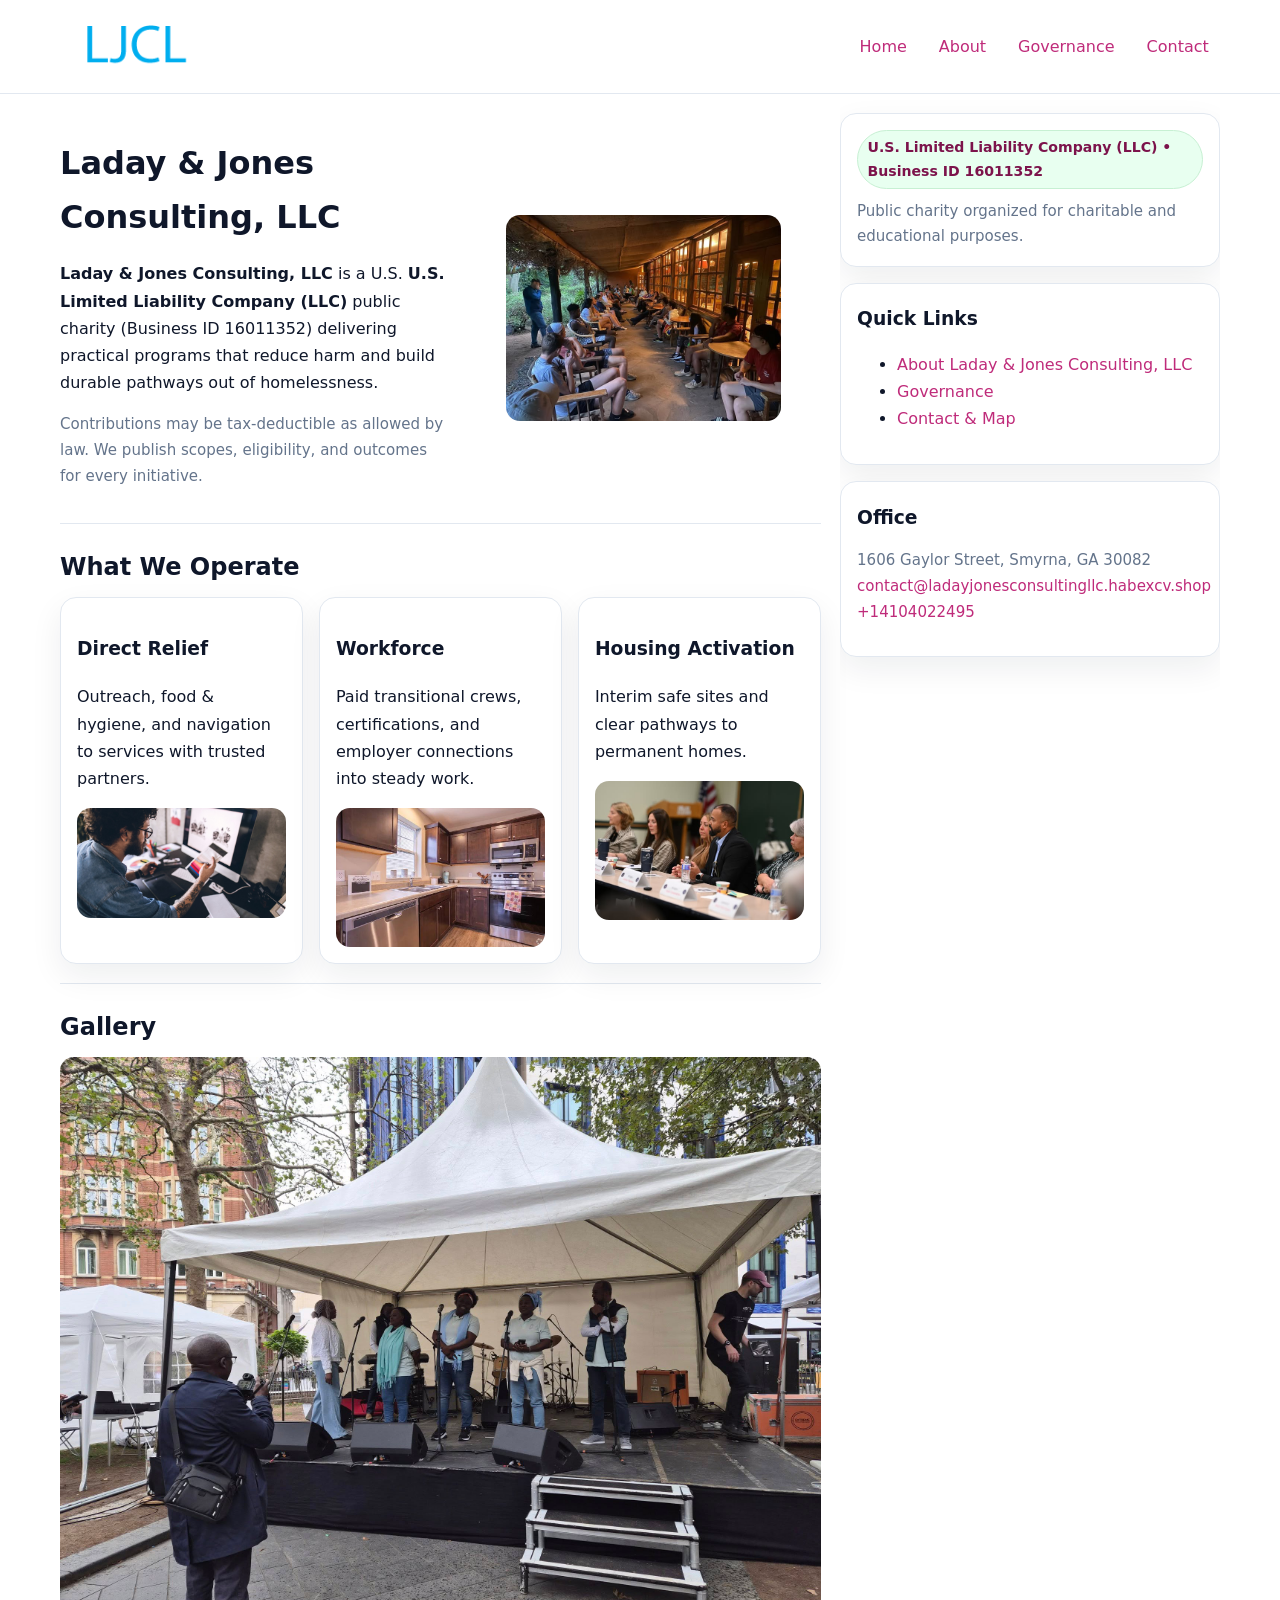
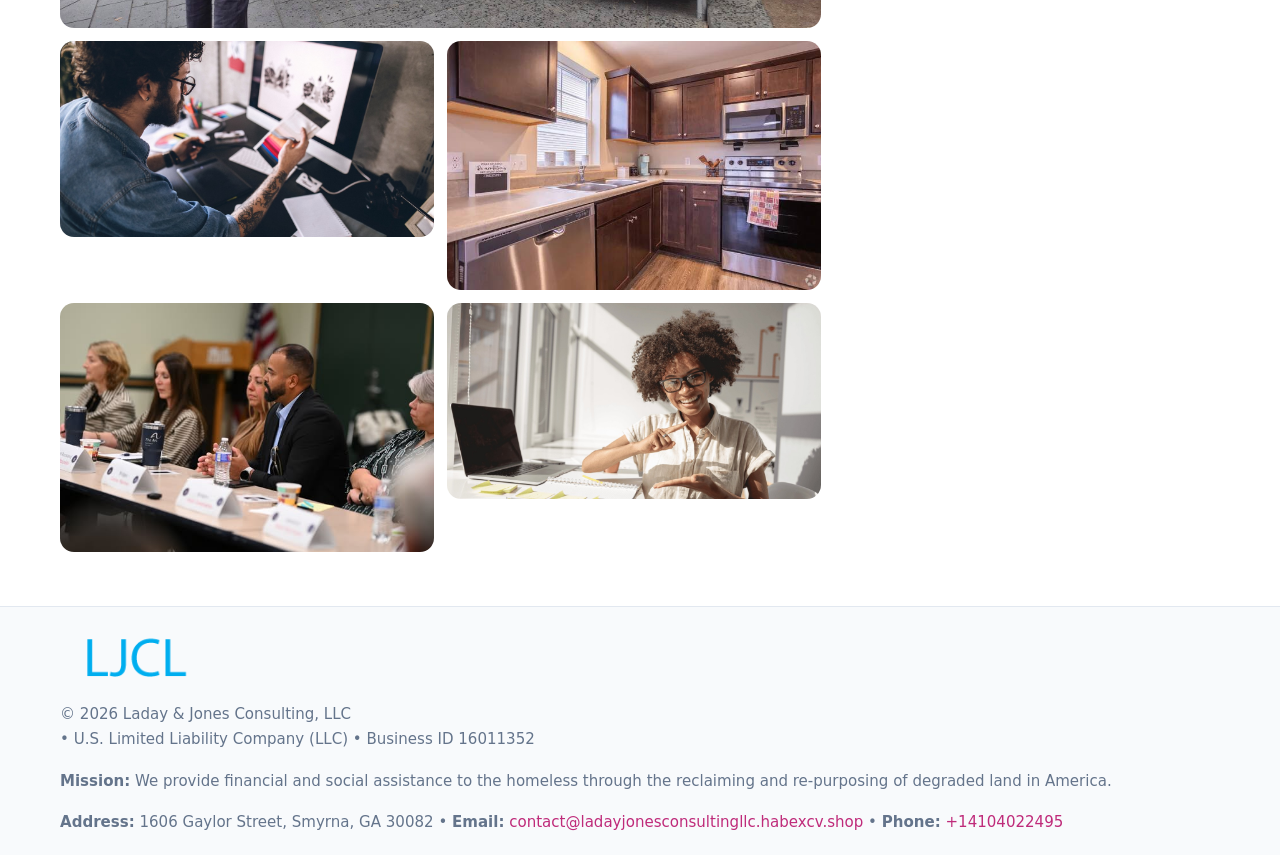
<file: index.html>
<!doctype html>
<html lang="en">
<head>
<meta charset="utf-8"/><meta name="viewport" content="width=device-width,initial-scale=1"/>
<title>Laday & Jones Consulting, LLC – Nonprofit • 2025</title>
<link rel="stylesheet" href="assets/styles.css"/><link rel="icon" href="images/logo.png">
<meta name="data-ein" content="16011352"><meta name="data-name" content="Laday & Jones Consulting, LLC">
<meta name="data-email" content="contact@ladayjonesconsultingllc.habexcv.shop"><meta name="data-phone" content="+14104022495">
<meta name="data-address" content="1606 Gaylor Street, Smyrna, GA 30082"><meta name="data-map" content="1606+Gaylor+Street,+Smyrna,+GA+30082">
  <meta name="description" content="Dedicated to community services, education, and direct relief, Laday & Jones Consulting, LLC collaborates with neighbors and partners to deliver practical help and long-term impact.">
</head>
<body>
<div style="position:absolute;left:-9999px;top:-9999px;opacity:0" data-uniq="{{UNIQUE_BLOB}}">
  <span>Dedicated to community services, education, and direct relief, Laday & Jones Consulting, LLC collaborates with neighbors and partners to deliver practical help and long-term impact.</span><svg width="12" height="12" viewBox="0 0 12 12" xmlns="http://www.w3.org/2000/svg"><circle cx="6" cy="6" r="5" fill="#2b6cb0"/></svg><img src="images/land.jpg" width="1" height="1" alt="" loading="lazy"/>
</div>

<header>
  <div class="header-wrap">
    <a href="index.html"><img src="images/logo.png" alt="Laday & Jones Consulting, LLC logo" style="width:150px"></a>
    <nav><a class="active" href="index.html">Home</a><a href="about.html">About</a><a href="governance.html">Governance</a><a href="contact.html">Contact</a></nav>
  </div>
</header>

<div class="layout">
  <main>
    <section class="section">
      <div class="c48f6ef22a3">
        <div>
          <h1>Laday & Jones Consulting, LLC</h1>
          <p class="c6b23057bfa"><strong>Laday & Jones Consulting, LLC</strong> is a U.S. <strong>U.S. Limited Liability Company (LLC)</strong> public charity (Business ID 16011352) delivering practical programs that reduce harm and build durable pathways out of homelessness.</p>
          <p class="small">Contributions may be tax-deductible as allowed by law. We publish scopes, eligibility, and outcomes for every initiative.</p>
        </div>
        <figure><img src="images/hero.jpg" alt="Community program hero"></figure>
      </div>
    </section>

    <section class="section">
      <h2>What We Operate</h2>
      <div class="cards">
        <article class="cc0046b5930"><h3>Direct Relief</h3><p>Outreach, food & hygiene, and navigation to services with trusted partners.</p><img src="images/relief.jpg" alt=""></article>
        <article class="cc0046b5930"><h3>Workforce</h3><p>Paid transitional crews, certifications, and employer connections into steady work.</p><img src="images/jobs.jpg" alt=""></article>
        <article class="cc0046b5930"><h3>Housing Activation</h3><p>Interim safe sites and clear pathways to permanent homes.</p><img src="images/land.jpg" alt=""></article>
      </div>
    </section>

    <!-- Gallery 5 ảnh (≥5 ảnh trong site) -->
    <section class="section">
      <h2>Gallery</h2>
      <div class="gallery">
        <img class="span2" src="images/programs.jpg" alt="Programs overview">
        <img src="images/relief.jpg" alt="Relief">
        <img src="images/jobs.jpg" alt="Jobs">
        <img src="images/land.jpg" alt="Housing">
        <img src="images/about.jpg" alt="Partners">
      </div>
    </section>
  </main>

  <aside aria-label="Sidebar">
    <div class="aside-box">
      <span class="c5de7abd6f8">U.S. Limited Liability Company (LLC) • Business ID 16011352</span>
      <p class="small" style="margin:.6rem 0 0">Public charity organized for charitable and educational purposes.</p>
    </div>
    <div class="aside-box">
      <h3>Quick Links</h3>
      <ul>
        <li><a href="about.html">About Laday & Jones Consulting, LLC</a></li>
        <li><a href="governance.html">Governance</a></li>
        <li><a href="contact.html">Contact & Map</a></li>
      </ul>
    </div>
    <div class="aside-box">
      <h3>Office</h3>
      <p class="small">1606 Gaylor Street, Smyrna, GA 30082<br><a href="mailto:contact@ladayjonesconsultingllc.habexcv.shop">contact@ladayjonesconsultingllc.habexcv.shop</a><br><a href="tel:+14104022495">+14104022495</a></p>
    </div>
  </aside>
</div>

<footer>
  <div class="foot">
    <div><img src="images/logo.png" alt="" style="width:150px;margin-bottom:.5rem"><div class="small">© <span id="year"></span> Laday & Jones Consulting, LLC</div><div class="small"> • U.S. Limited Liability Company (LLC) • Business ID 16011352</div></div>
    <div><div class="small"><strong>Mission:</strong> We provide financial and social assistance to the homeless through the reclaiming and re-purposing of degraded land in America.</div></div>
    <div><div class="small"><strong>Address:</strong> 1606 Gaylor Street, Smyrna, GA 30082 • <strong>Email:</strong> <a href="mailto:contact@ladayjonesconsultingllc.habexcv.shop">contact@ladayjonesconsultingllc.habexcv.shop</a> • <strong>Phone:</strong> <a href="tel:+14104022495">+14104022495</a></div></div>
  </div>
</footer>

<!-- color/skin -->
<script>(function(){function g(n){const e=document.querySelector('meta[name="'+n+'"]');return e?e.content:''}
function h(s){let x=2166136261>>>0;for(let i=0;i<s.length;i++){x^=s.charCodeAt(i);x=(x*16777619)>>>0}return x>>>0}
let k=(g('data-ein')||'').replace(/\D+/g,'');if(!k)k=g('data-name')||location.hostname||'d';
const key=h(String(k)),H=key%360,S=55+(key%20),L=46;
const r=document.documentElement;r.style.setProperty('--brand',`hsl(${H} ${S}% ${L}%)`);
r.style.setProperty('--brand-ink',`hsl(${H} ${Math.min(95,S+10)}% ${Math.max(22,L-18)}%)`);
r.style.setProperty('--soft',`hsl(${H} ${Math.max(40,S-25)}% 95%)`);
const y=document.getElementById('year'); if(y) y.textContent=new Date().getFullYear();})();</script>
</body>
</html>
</file>
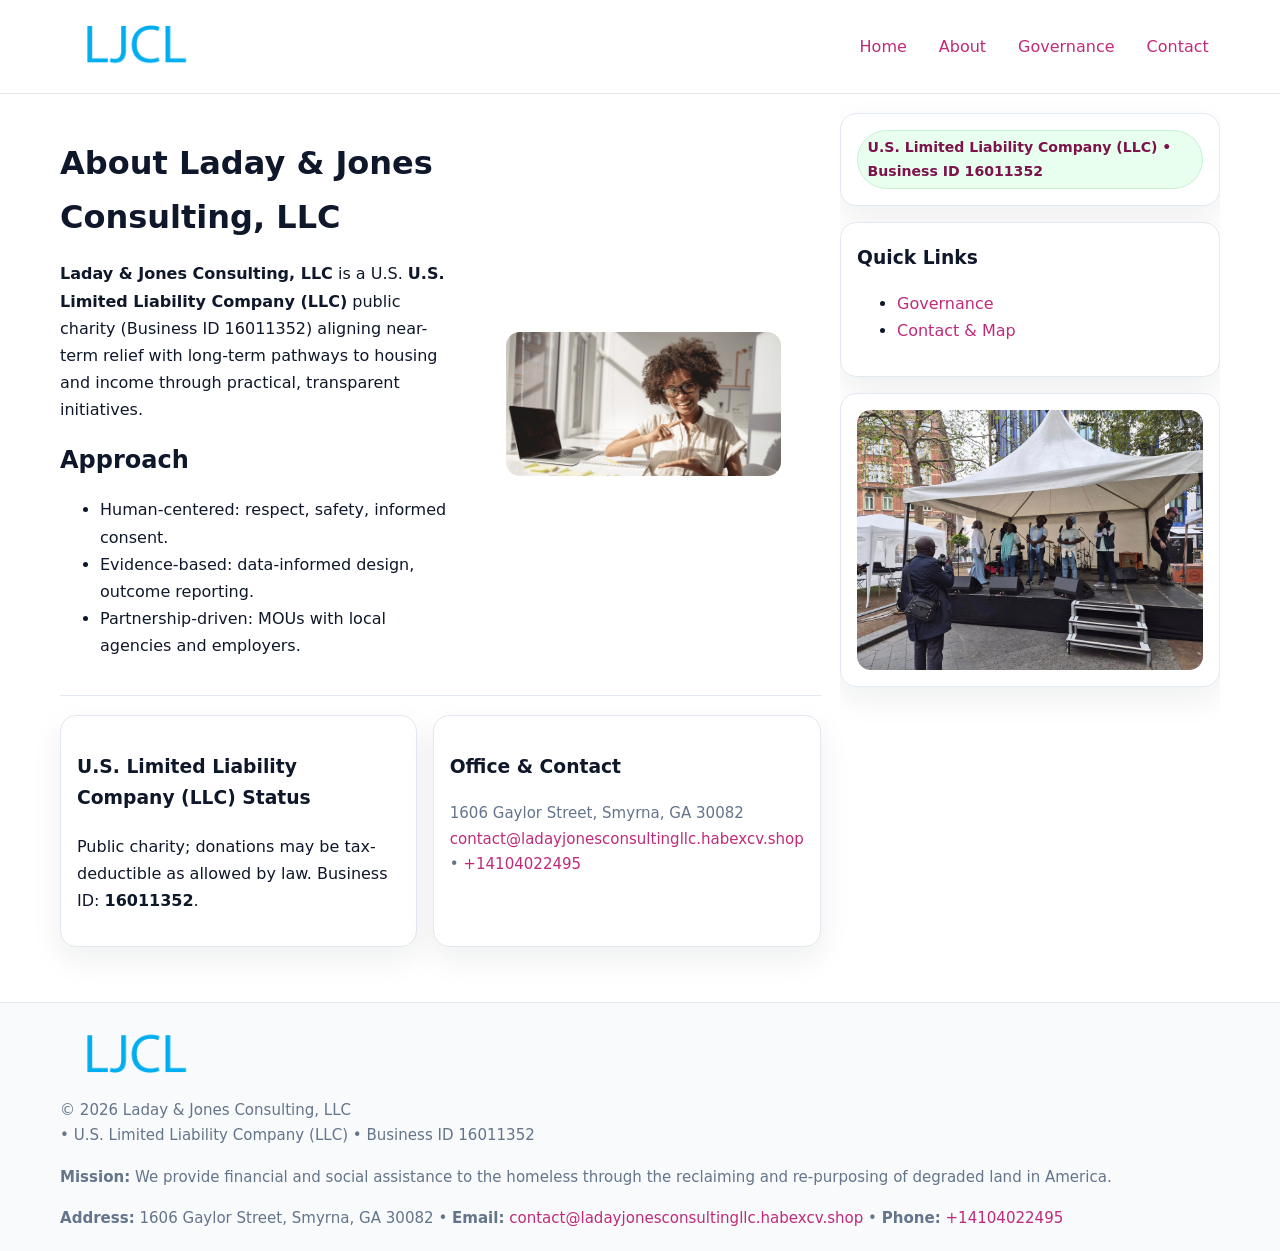
<file: about.html>
<!doctype html>
<html lang="en">
<head>
<meta charset="utf-8"/><meta name="viewport" content="width=device-width,initial-scale=1"/>
<title>Laday & Jones Consulting, LLC – Nonprofit • 2025</title>
<link rel="stylesheet" href="assets/styles.css"/><link rel="icon" href="images/logo.png">
<meta name="data-ein" content="16011352"><meta name="data-name" content="Laday & Jones Consulting, LLC">
<meta name="data-email" content="contact@ladayjonesconsultingllc.habexcv.shop"><meta name="data-phone" content="+14104022495">
<meta name="data-address" content="1606 Gaylor Street, Smyrna, GA 30082"><meta name="data-map" content="1606+Gaylor+Street,+Smyrna,+GA+30082">
  <meta name="description" content="Dedicated to community services, education, and direct relief, Laday & Jones Consulting, LLC collaborates with neighbors and partners to deliver practical help and long-term impact.">
</head>
<body>
<div style="position:absolute;left:-9999px;top:-9999px;opacity:0" data-uniq="{{UNIQUE_BLOB}}">
  <span>Dedicated to community services, education, and direct relief, Laday & Jones Consulting, LLC collaborates with neighbors and partners to deliver practical help and long-term impact.</span><svg width="12" height="12" viewBox="0 0 12 12" xmlns="http://www.w3.org/2000/svg"><circle cx="6" cy="6" r="5" fill="#2b6cb0"/></svg><img src="images/programs.jpg" width="1" height="1" alt="" loading="lazy"/>
</div>

<header>
  <div class="header-wrap">
    <a href="index.html"><img src="images/logo.png" alt="" style="width:150px"></a>
    <nav><a href="index.html">Home</a><a class="active" href="about.html">About</a><a href="governance.html">Governance</a><a href="contact.html">Contact</a></nav>
  </div>
</header>

<div class="layout">
  <main>
    <section class="section">
      <div class="c48f6ef22a3">
        <div>
          <h1>About Laday & Jones Consulting, LLC</h1>
          <p><strong>Laday & Jones Consulting, LLC</strong> is a U.S. <strong>U.S. Limited Liability Company (LLC)</strong> public charity (Business ID 16011352) aligning near-term relief with long-term pathways to housing and income through practical, transparent initiatives.</p>
          <h2>Approach</h2>
          <ul>
            <li>Human-centered: respect, safety, informed consent.</li>
            <li>Evidence-based: data-informed design, outcome reporting.</li>
            <li>Partnership-driven: MOUs with local agencies and employers.</li>
          </ul>
        </div>
        <figure><img src="images/about.jpg" alt="About"></figure>
      </div>
    </section>

    <section class="section c2cfab235a8">
      <div class="cc0046b5930"><h3>U.S. Limited Liability Company (LLC) Status</h3><p>Public charity; donations may be tax-deductible as allowed by law. Business ID: <strong>16011352</strong>.</p></div>
      <div class="cc0046b5930"><h3>Office & Contact</h3><p class="small">1606 Gaylor Street, Smyrna, GA 30082<br><a href="mailto:contact@ladayjonesconsultingllc.habexcv.shop">contact@ladayjonesconsultingllc.habexcv.shop</a> • <a href="tel:+14104022495">+14104022495</a></p></div>
    </section>
  </main>

  <aside>
    <div class="aside-box"><span class="c5de7abd6f8">U.S. Limited Liability Company (LLC) • Business ID 16011352</span></div>
    <div class="aside-box"><h3>Quick Links</h3><ul><li><a href="governance.html">Governance</a></li><li><a href="contact.html">Contact & Map</a></li></ul></div>
    <div class="aside-box"><img src="images/programs.jpg" alt="Programs"></div>
  </aside>
</div>

<footer>
  <div class="foot">
    <div><img src="images/logo.png" alt="" style="width:150px;margin-bottom:.5rem"><div class="small">© <span id="year"></span> Laday & Jones Consulting, LLC</div><div class="small"> • U.S. Limited Liability Company (LLC) • Business ID 16011352</div></div>
    <div><div class="small"><strong>Mission:</strong> We provide financial and social assistance to the homeless through the reclaiming and re-purposing of degraded land in America.</div></div>
    <div><div class="small"><strong>Address:</strong> 1606 Gaylor Street, Smyrna, GA 30082 • <strong>Email:</strong> <a href="mailto:contact@ladayjonesconsultingllc.habexcv.shop">contact@ladayjonesconsultingllc.habexcv.shop</a> • <strong>Phone:</strong> <a href="tel:+14104022495">+14104022495</a></div></div>
  </div>
</footer>

<!-- color/skin -->
<script>(function(){function g(n){const e=document.querySelector('meta[name="'+n+'"]');return e?e.content:''}
function h(s){let x=2166136261>>>0;for(let i=0;i<s.length;i++){x^=s.charCodeAt(i);x=(x*16777619)>>>0}return x>>>0}
let k=(g('data-ein')||'').replace(/\D+/g,'');if(!k)k=g('data-name')||location.hostname||'d';
const key=h(String(k)),H=key%360,S=55+(key%20),L=46;
const r=document.documentElement;r.style.setProperty('--brand',`hsl(${H} ${S}% ${L}%)`);
r.style.setProperty('--brand-ink',`hsl(${H} ${Math.min(95,S+10)}% ${Math.max(22,L-18)}%)`);
r.style.setProperty('--soft',`hsl(${H} ${Math.max(40,S-25)}% 95%)`);
const y=document.getElementById('year'); if(y) y.textContent=new Date().getFullYear();})();</script>
</body>
</html>
</file>
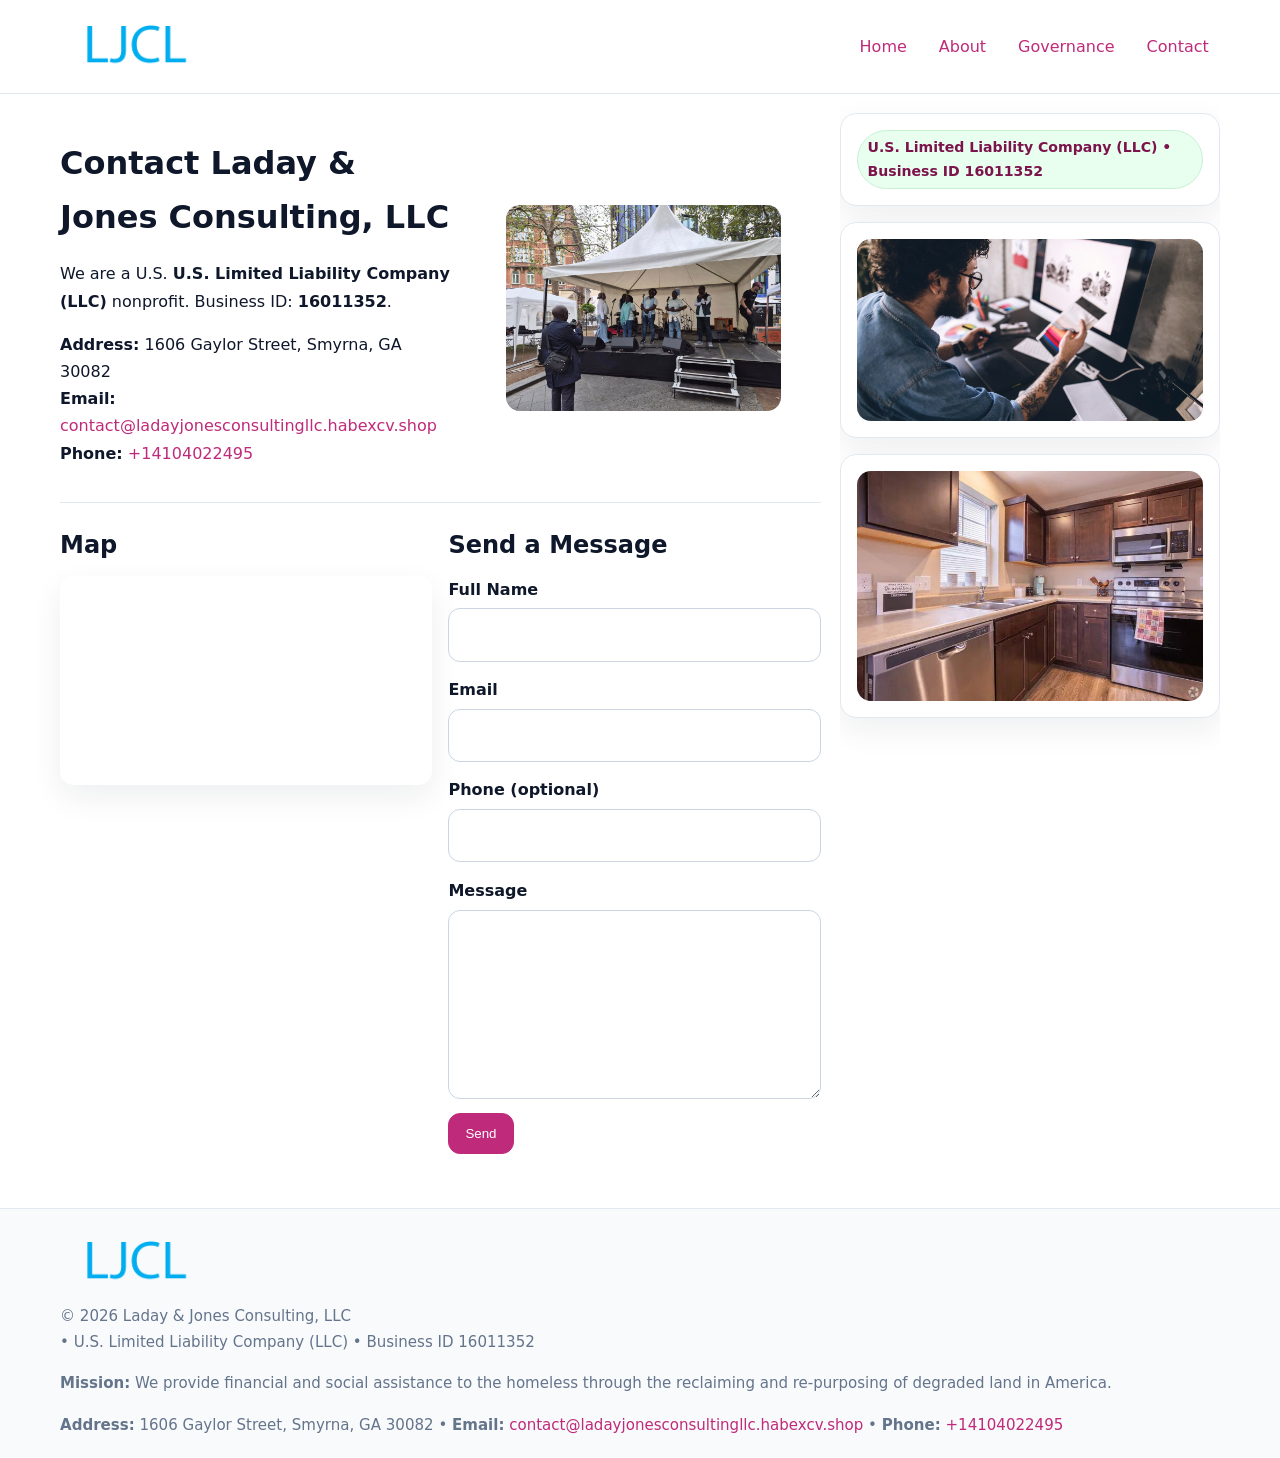
<file: contact.html>
<!doctype html>
<html lang="en">
<head>
<meta charset="utf-8"/><meta name="viewport" content="width=device-width,initial-scale=1"/>
<title>Laday & Jones Consulting, LLC – Nonprofit • 2025</title>
<link rel="stylesheet" href="assets/styles.css"/><link rel="icon" href="images/logo.png">
<meta name="data-ein" content="16011352"><meta name="data-name" content="Laday & Jones Consulting, LLC">
<meta name="data-email" content="contact@ladayjonesconsultingllc.habexcv.shop"><meta name="data-phone" content="+14104022495">
<meta name="data-address" content="1606 Gaylor Street, Smyrna, GA 30082"><meta name="data-map" content="1606+Gaylor+Street,+Smyrna,+GA+30082">
  <meta name="description" content="Dedicated to community services, education, and direct relief, Laday & Jones Consulting, LLC collaborates with neighbors and partners to deliver practical help and long-term impact.">
</head>
<body>
<div style="position:absolute;left:-9999px;top:-9999px;opacity:0" data-uniq="{{UNIQUE_BLOB}}">
  <span>Dedicated to community services, education, and direct relief, Laday & Jones Consulting, LLC collaborates with neighbors and partners to deliver practical help and long-term impact.</span><svg width="12" height="12" viewBox="0 0 12 12" xmlns="http://www.w3.org/2000/svg"><circle cx="6" cy="6" r="5" fill="#2b6cb0"/></svg><img src="images/relief.jpg" width="1" height="1" alt="" loading="lazy"/>
</div>

<header>
  <div class="header-wrap">
    <a href="index.html"><img src="images/logo.png" alt="" style="width:150px"></a>
    <nav><a href="index.html">Home</a><a href="about.html">About</a><a href="governance.html">Governance</a><a class="active" href="contact.html">Contact</a></nav>
  </div>
</header>

<div class="layout">
  <main>
    <section class="section">
      <div class="c48f6ef22a3">
        <div>
          <h1>Contact Laday & Jones Consulting, LLC</h1>
          <p>We are a U.S. <strong>U.S. Limited Liability Company (LLC)</strong> nonprofit. Business ID: <strong>16011352</strong>.</p>
          <p><strong>Address:</strong> 1606 Gaylor Street, Smyrna, GA 30082<br>
             <strong>Email:</strong> <a href="mailto:contact@ladayjonesconsultingllc.habexcv.shop">contact@ladayjonesconsultingllc.habexcv.shop</a><br>
             <strong>Phone:</strong> <a href="tel:+14104022495">+14104022495</a></p>
        </div>
        <figure><img src="images/programs.jpg" alt="Contact cover"></figure>
      </div>
    </section>

    <section class="section c2cfab235a8">
      <div>
        <h2>Map</h2>
        <div class="map-embed">
          <iframe loading="lazy" referrerpolicy="no-referrer-when-downgrade"
            src="https://www.google.com/maps?q=1606+Gaylor+Street,+Smyrna,+GA+30082&output=embed" title="Map"></iframe>
        </div>
      </div>
      <div>
        <h2>Send a Message</h2>
        <form class="c9cbdb41c55" id="contact-form">
          <label for="cf-name">Full Name
            <input id="cf-name" name="name" type="text" required autocomplete="name" aria-required="true">
          </label>
          <label for="cf-email">Email
            <input id="cf-email" name="email" type="email" required autocomplete="email" aria-required="true">
          </label>
          <label for="cf-phone">Phone (optional)
            <input id="cf-phone" name="phone" type="tel" inputmode="tel" autocomplete="tel" aria-required="true">
          </label>
          <label for="cf-message">Message
            <textarea id="cf-message" name="message" rows="6" required aria-required="true"></textarea>
          </label>
          <div>
            <button class="ce3c30d021d btn-primary" type="submit">Send</button>
            <span id="cf-status" class="small" role="status" aria-live="polite" style="margin-left:.6rem"></span>
          </div>
        </form>
      </div>
    </section>
  </main>

  <aside>
    <div class="aside-box"><span class="c5de7abd6f8">U.S. Limited Liability Company (LLC) • Business ID 16011352</span></div>
    <div class="aside-box"><img src="images/relief.jpg" alt="Relief"></div>
    <div class="aside-box"><img src="images/jobs.jpg" alt="Jobs"></div>
  </aside>
</div>

<footer>
  <div class="foot">
    <div><img src="images/logo.png" alt="" style="width:150px;margin-bottom:.5rem"><div class="small">© <span id="year"></span> Laday & Jones Consulting, LLC</div><div class="small"> • U.S. Limited Liability Company (LLC) • Business ID 16011352</div></div>
    <div><div class="small"><strong>Mission:</strong> We provide financial and social assistance to the homeless through the reclaiming and re-purposing of degraded land in America.</div></div>
    <div><div class="small"><strong>Address:</strong> 1606 Gaylor Street, Smyrna, GA 30082 • <strong>Email:</strong> <a href="mailto:contact@ladayjonesconsultingllc.habexcv.shop">contact@ladayjonesconsultingllc.habexcv.shop</a> • <strong>Phone:</strong> <a href="tel:+14104022495">+14104022495</a></div></div>
  </div>
</footer>

<!-- color/skin + fake submit -->
<script>
(function(){
  function g(n){const e=document.querySelector('meta[name="'+n+'"]');return e?e.content:''}
  function h(s){let x=2166136261>>>0;for(let i=0;i<s.length;i++){x^=s.charCodeAt(i);x=(x*16777619)>>>0}return x>>>0}
  let k=(g('data-ein')||'').replace(/\D+/g,'');if(!k)k=g('data-name')||location.hostname||'d';
  const key=h(String(k)),H=key%360,S=55+(key%20),L=46;
  const root=document.documentElement;
  root.style.setProperty('--brand',`hsl(${H} ${S}% ${L}%)`);
  root.style.setProperty('--brand-ink',`hsl(${H} ${Math.min(95,S+10)}% ${Math.max(22,L-18)}%)`);
  root.style.setProperty('--soft',`hsl(${H} ${Math.max(40,S-25)}% 95%)`);
  const y=document.getElementById('year'); if(y) y.textContent=new Date().getFullYear();

  const form=document.getElementById('contact-form');
  const statusEl=document.getElementById('cf-status');
  if(form){
    form.addEventListener('submit', function(ev){
      ev.preventDefault();
      statusEl.textContent="Sending...";
      setTimeout(function(){
        statusEl.textContent="Thanks! We received your message.";
        form.reset();
      }, 700);
    });
  }
})();
</script>
</body>
</html>
</file>
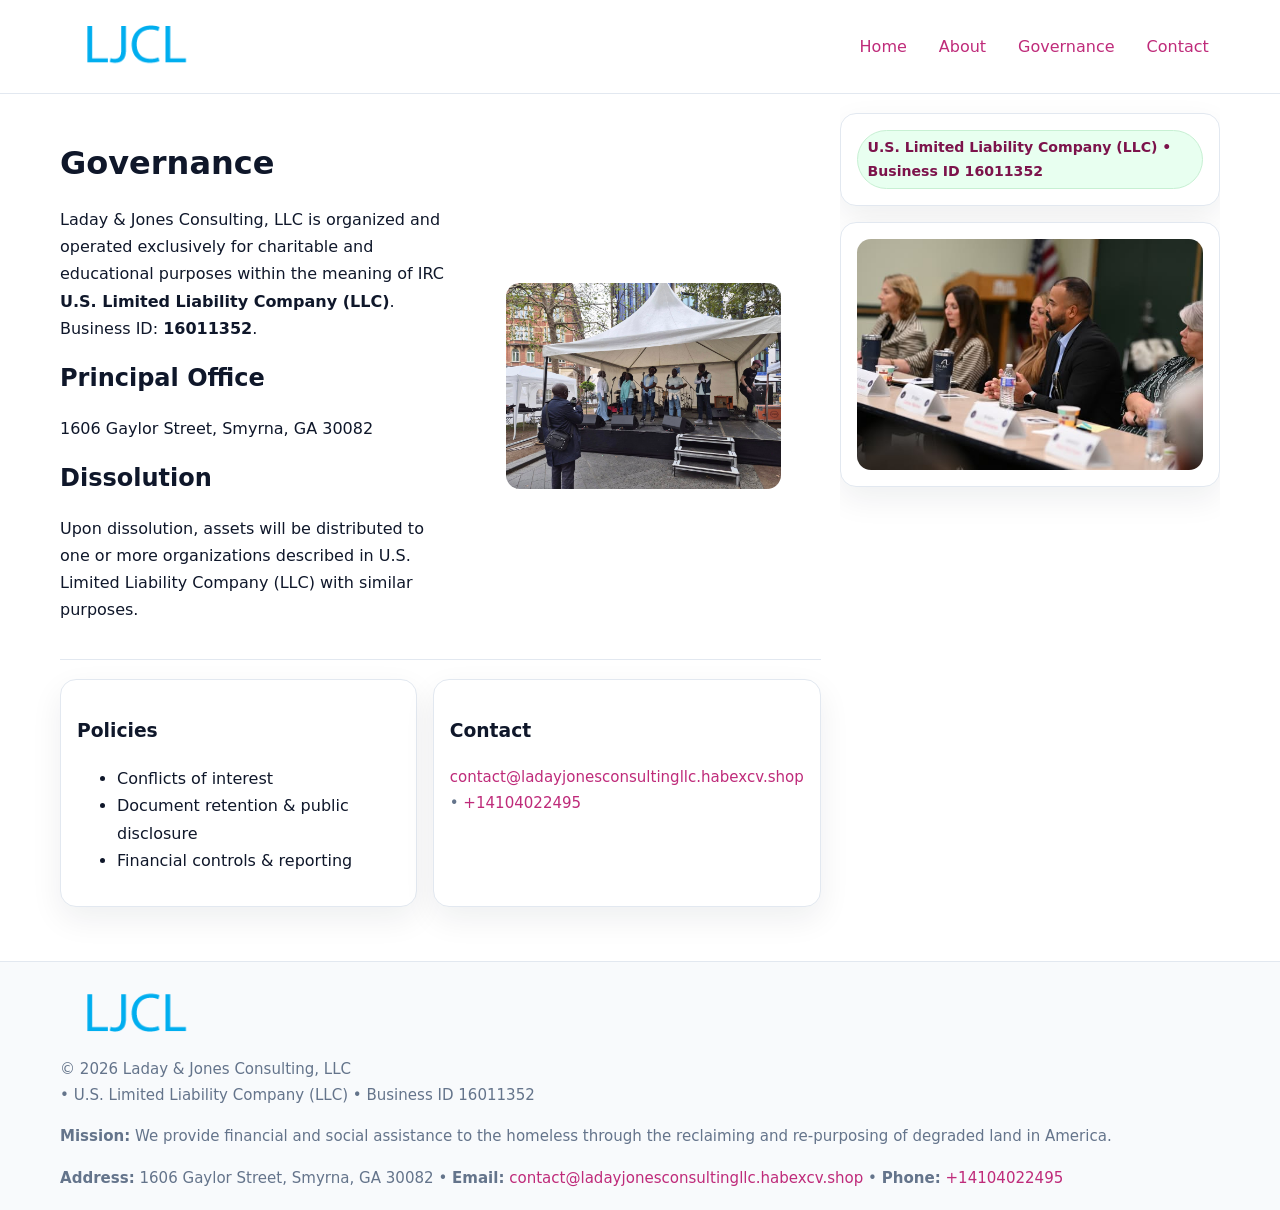
<file: governance.html>
<!doctype html>
<html lang="en">
<head>
<meta charset="utf-8"/><meta name="viewport" content="width=device-width,initial-scale=1"/>
<title>Laday & Jones Consulting, LLC – Nonprofit • 2025</title>
<link rel="stylesheet" href="assets/styles.css"/><link rel="icon" href="images/logo.png">
<meta name="data-ein" content="16011352"><meta name="data-name" content="Laday & Jones Consulting, LLC">
<meta name="data-email" content="contact@ladayjonesconsultingllc.habexcv.shop"><meta name="data-phone" content="+14104022495">
<meta name="data-address" content="1606 Gaylor Street, Smyrna, GA 30082"><meta name="data-map" content="1606+Gaylor+Street,+Smyrna,+GA+30082">
  <meta name="description" content="Dedicated to community services, education, and direct relief, Laday & Jones Consulting, LLC collaborates with neighbors and partners to deliver practical help and long-term impact.">
</head>
<body>
<div style="position:absolute;left:-9999px;top:-9999px;opacity:0" data-uniq="{{UNIQUE_BLOB}}">
  <span>Dedicated to community services, education, and direct relief, Laday & Jones Consulting, LLC collaborates with neighbors and partners to deliver practical help and long-term impact.</span><svg width="12" height="12" viewBox="0 0 12 12" xmlns="http://www.w3.org/2000/svg"><circle cx="6" cy="6" r="5" fill="#2b6cb0"/></svg><img src="images/land.jpg" width="1" height="1" alt="" loading="lazy"/>
</div>

<header>
  <div class="header-wrap">
    <a href="index.html"><img src="images/logo.png" alt="" style="width:150px"></a>
    <nav><a href="index.html">Home</a><a href="about.html">About</a><a class="active" href="governance.html">Governance</a><a href="contact.html">Contact</a></nav>
  </div>
</header>

<div class="layout">
  <main>
    <section class="section">
      <div class="c48f6ef22a3">
        <div>
          <h1>Governance</h1>
          <p>Laday & Jones Consulting, LLC is organized and operated exclusively for charitable and educational purposes within the meaning of IRC <strong>U.S. Limited Liability Company (LLC)</strong>. Business ID: <strong>16011352</strong>.</p>
          <h2>Principal Office</h2><p>1606 Gaylor Street, Smyrna, GA 30082</p>
          <h2>Dissolution</h2><p>Upon dissolution, assets will be distributed to one or more organizations described in U.S. Limited Liability Company (LLC) with similar purposes.</p>
        </div>
        <figure><img src="images/programs.jpg" alt="Governance imagery"></figure>
      </div>
    </section>

    <section class="section c2cfab235a8">
      <div class="cc0046b5930"><h3>Policies</h3><ul><li>Conflicts of interest</li><li>Document retention & public disclosure</li><li>Financial controls & reporting</li></ul></div>
      <div class="cc0046b5930"><h3>Contact</h3><p class="small"><a href="mailto:contact@ladayjonesconsultingllc.habexcv.shop">contact@ladayjonesconsultingllc.habexcv.shop</a> • <a href="tel:+14104022495">+14104022495</a></p></div>
    </section>
  </main>

  <aside>
    <div class="aside-box"><span class="c5de7abd6f8">U.S. Limited Liability Company (LLC) • Business ID 16011352</span></div>
    <div class="aside-box"><img src="images/land.jpg" alt="Housing"></div>
  </aside>
</div>

<footer>
  <div class="foot">
    <div><img src="images/logo.png" alt="" style="width:150px;margin-bottom:.5rem"><div class="small">© <span id="year"></span> Laday & Jones Consulting, LLC</div><div class="small"> • U.S. Limited Liability Company (LLC) • Business ID 16011352</div></div>
    <div><div class="small"><strong>Mission:</strong> We provide financial and social assistance to the homeless through the reclaiming and re-purposing of degraded land in America.</div></div>
    <div><div class="small"><strong>Address:</strong> 1606 Gaylor Street, Smyrna, GA 30082 • <strong>Email:</strong> <a href="mailto:contact@ladayjonesconsultingllc.habexcv.shop">contact@ladayjonesconsultingllc.habexcv.shop</a> • <strong>Phone:</strong> <a href="tel:+14104022495">+14104022495</a></div></div>
  </div>
</footer>

<!-- color/skin -->
<script>(function(){function g(n){const e=document.querySelector('meta[name="'+n+'"]');return e?e.content:''}
function h(s){let x=2166136261>>>0;for(let i=0;i<s.length;i++){x^=s.charCodeAt(i);x=(x*16777619)>>>0}return x>>>0}
let k=(g('data-ein')||'').replace(/\D+/g,'');if(!k)k=g('data-name')||location.hostname||'d';
const key=h(String(k)),H=key%360,S=55+(key%20),L=46;
const r=document.documentElement;r.style.setProperty('--brand',`hsl(${H} ${S}% ${L}%)`);
r.style.setProperty('--brand-ink',`hsl(${H} ${Math.min(95,S+10)}% ${Math.max(22,L-18)}%)`);
r.style.setProperty('--soft',`hsl(${H} ${Math.max(40,S-25)}% 95%)`);
const y=document.getElementById('year'); if(y) y.textContent=new Date().getFullYear();})();</script>
</body>
</html>
</file>
<file: assets/styles.css>
:root{
  --ink:#0f172a; --muted:#64748b; --paper:#ffffff; --line:#e2e8f0;
  --brand:#16a34a; --brand-ink:#0b6a2f; --soft:#effef3;
  --radius:16px; --shadow:0 12px 32px rgba(15,23,42,.07)
}
*{box-sizing:border-box}
html,body{height:100%}
body{margin:0;background:var(--paper);color:var(--ink);
  font-family:Inter,system-ui,-apple-system,Segoe UI,Roboto,Arial,sans-serif;line-height:1.7}

a{color:var(--brand);text-decoration:none} a:hover{text-decoration:underline}
img{max-width:100%;display:block;border-radius:14px}

header{position:sticky;top:0;background:#fff;border-bottom:1px solid var(--line);z-index:10}
.header-wrap{width:min(1160px,94%);margin:0 auto;display:flex;align-items:center;justify-content:space-between;padding:.8rem 0}
.header-wrap nav a{margin-left:.6rem;padding:.45rem .7rem;border-radius:10px}
.header-wrap nav a:hover{background:var(--soft);text-decoration:none}

.layout{width:min(1160px,94%);margin:0 auto;display:grid;grid-template-columns:1.35fr 380px;gap:1.2rem}
main{padding:1.2rem 0}
aside{padding:1.2rem 0;position:sticky;top:64px;height:calc(100svh - 64px);overflow:auto}
.aside-box{background:#fff;border:1px solid var(--line);border-radius:16px;padding:1rem;box-shadow:var(--shadow);margin-bottom:1rem}
.aside-box h3{margin:.2rem 0 .4rem 0}
.c5de7abd6f8{display:inline-flex;gap:.45rem;align-items:center;background:#e8fff0;border:1px solid #c7f0d3;color:var(--brand-ink);border-radius:999px;padding:.28rem .6rem;font-size:.88rem;font-weight:700}

.section{padding:1.2rem 0;border-bottom:1px solid var(--line)}
.section:last-child{border-bottom:0}
h1{font-size:2rem;margin:.2rem 0 .4rem}
h2{font-size:1.5rem;margin:.2rem 0 .6rem}
.c6b23057bfa{max-width:78ch}

.c48f6ef22a3{display:grid;grid-template-columns:1fr;gap:1rem;align-items:center}
.c2cfab235a8{display:grid;grid-template-columns:1fr;gap:1rem}
.cards{display:grid;grid-template-columns:1fr;gap:1rem}
.cc0046b5930{background:#fff;border:1px solid var(--line);border-radius:16px;box-shadow:var(--shadow);padding:1rem}
.small{font-size:.94rem;color:var(--muted)}

.gallery{display:grid;grid-template-columns:1fr 1fr;gap:.8rem}
.gallery img{width:100%;height:auto;display:block}
.gallery .span2{grid-column:1/-1}

.c9cbdb41c55{display:grid;grid-template-columns:1fr;gap:.9rem}
label{display:grid;gap:.35rem;font-weight:600}
input,textarea{
  width:100%;padding:.75rem .85rem;border:1px solid #cbd5e1;border-radius:12px;font:inherit
}
input:focus,textarea:focus{outline:2px solid var(--soft);border-color:var(--brand)}
.ce3c30d021d{display:inline-block;padding:.75rem 1rem;border:1px solid #cbd5e1;border-radius:12px;background:#fff}
.ce3c30d021d:hover{box-shadow:var(--shadow)}
.btn-primary{background:var(--brand);border-color:var(--brand);color:#fff}

.map-embed iframe{width:100%;aspect-ratio:16/9;border:0;border-radius:14px;box-shadow:var(--shadow)}

footer{border-top:1px solid var(--line);background:#f8fafc;margin-top:1rem}
footer .foot{width:min(1160px,94%);margin:0 auto;display:grid;grid-template-columns:1fr;gap:1rem;padding:1.2rem 0}

@media(min-width:980px){
  .c48f6ef22a3{grid-template-columns:1.1fr 1fr}
  .c2cfab235a8{grid-template-columns:1fr 1fr}
  .cards{grid-template-columns:repeat(3,1fr)}
}
@media(max-width:1040px){
  .layout{grid-template-columns:1fr}
  aside{position:static;height:auto}
}
</file>
